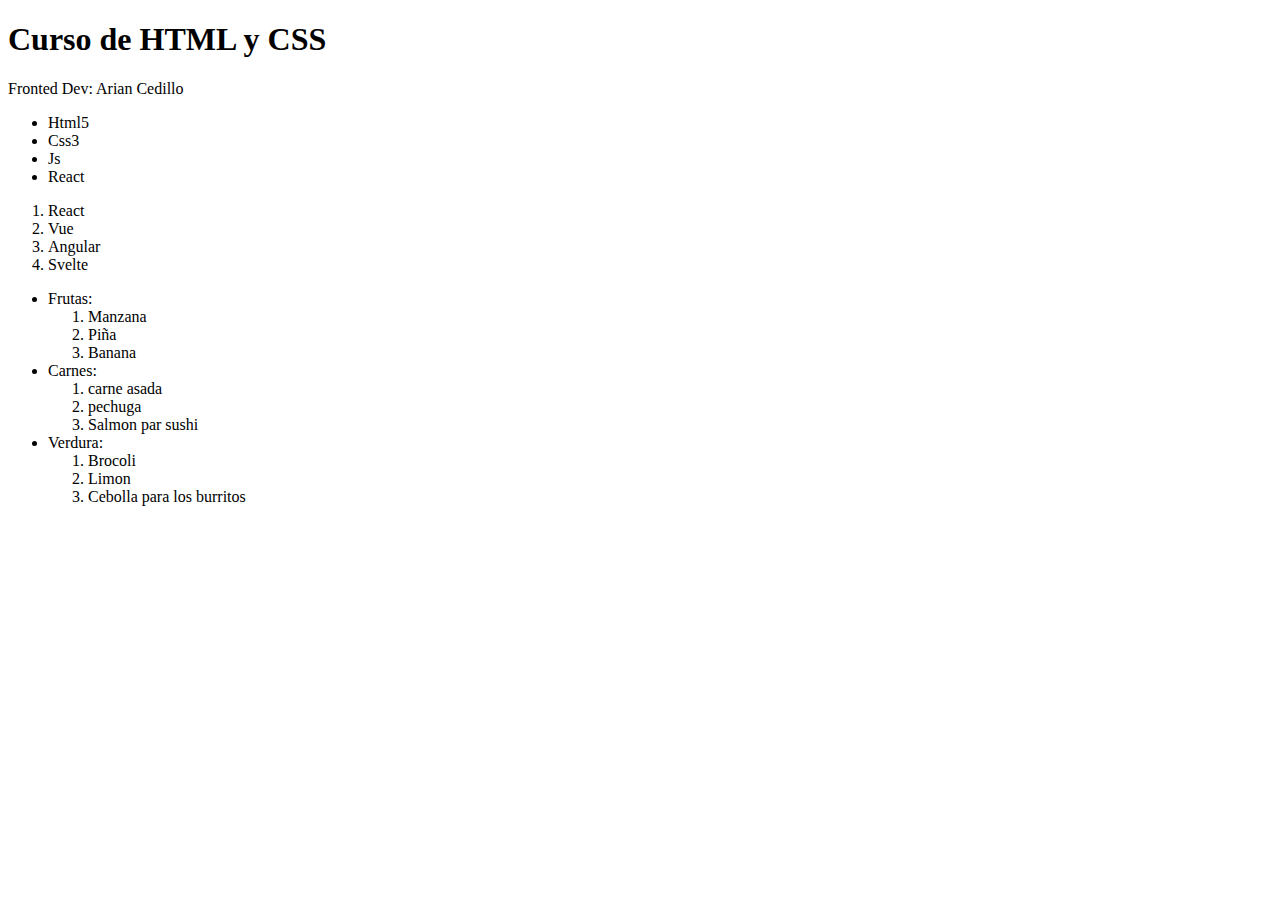
<file: anatomia/index.html>
<!DOCTYPE html>
<html lang="es">
    <head>
        <meta charset="utf-8">
        <meta name="viewport" content="width=device-width, initial-scale=1.0, user-scalable=no">
        <meta name="robots" content="index, follow">
        <title>Curso HTML</title>  

    </head>
    
    <body>
        <header>
            <h1>Curso de HTML y CSS</h1>
            <p>Fronted Dev: Arian Cedillo</p>
        </header>
        <ul>
            <li>Html5</li>
            <li>Css3</li>
            <li>Js</li>
            <li>React</li>
        </ul>
        
        <ol>
            <li>React</li>
            <li>Vue</li>
            <li>Angular</li>
            <li>Svelte</li>
        </ol>

        <ul>
            <li>Frutas:
                <ol>
                    <li>Manzana</li>
                    <li>Piña</li>
                    <li>Banana</li>
                </ol>
            </li>
            <li>Carnes:
                <ol>
                    <li>carne asada</li>
                    <li>pechuga</li>
                    <li>Salmon par sushi</li>
                </ol>
            </li>
            <li>Verdura:
                <ol>
                    <li>Brocoli</li>
                    <li>Limon</li>
                    <li>Cebolla para los burritos</li>
                </ol>
            </li>

        </ul>

    </body>
</html>
</file>
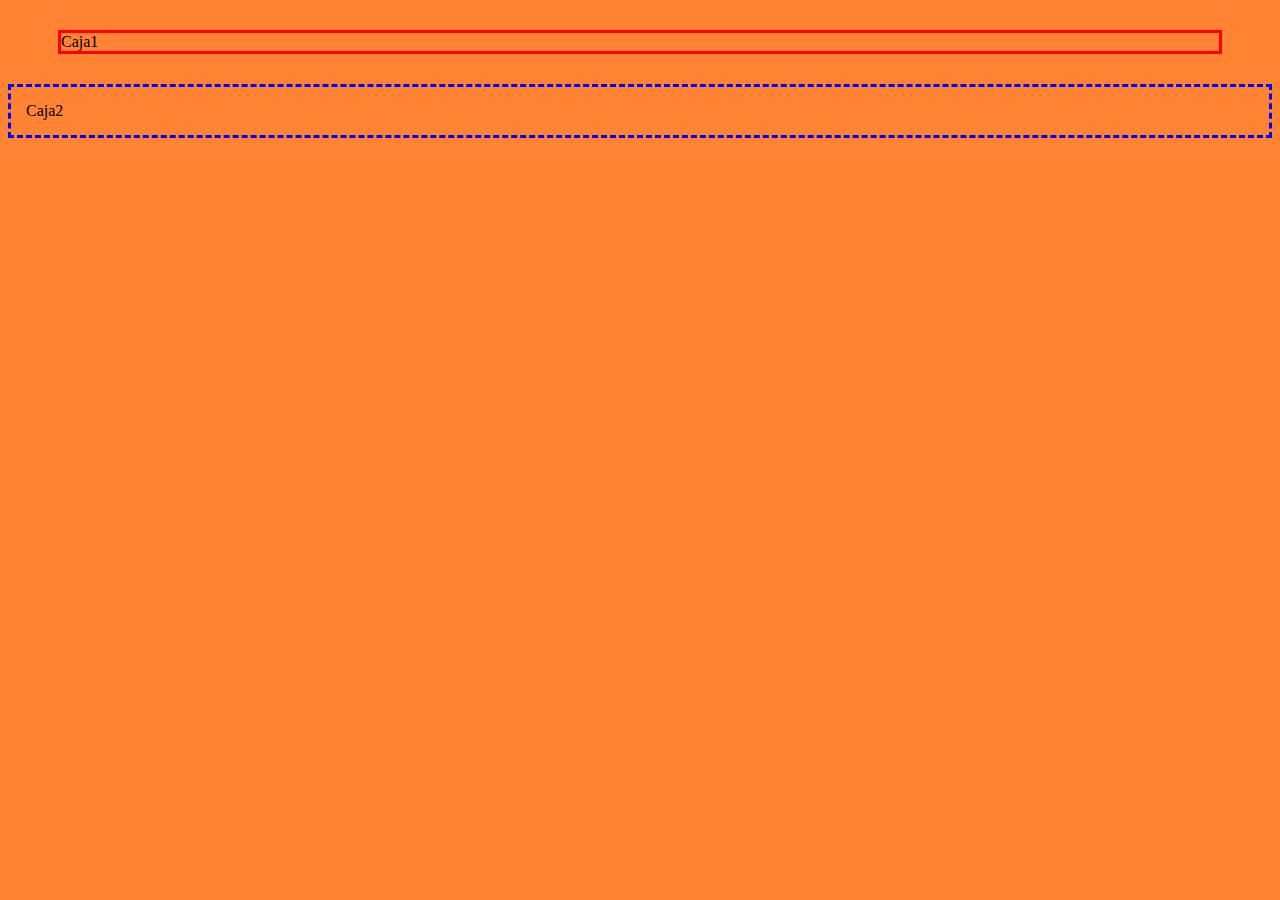
<file: css/index.html>
<!DOCTYPE html>
<html lang="en">
<head>
    <meta charset="UTF-8">
    <meta http-equiv="X-UA-Compatible" content="IE=edge">
    <meta name="viewport" content="width=device-width, initial-scale=1.0">
    <title>Css</title>
    
    <link rel="stylesheet" href="./estilo.css" />
</head>
<body>
    <!-- <h1 style="color:red;">Css inline</h1>
    <p>Css en html</p>
    <span>Css en archivo externo</span> 
    <p class="texto" >Selector de clase</p>
    <p id="parrafo">Selector de id</p>
    <p>Selector de tag o etiqueta</p>
    <p class="combinado">Selector Combinado</p>

    <h1 class="texto">Compartido</h1>
    <p id="parrafo">otro id</p>-->
    <p class="caja">Caja1</p>
    <p class="box">Caja2</p>
</body>
</html>
</file>
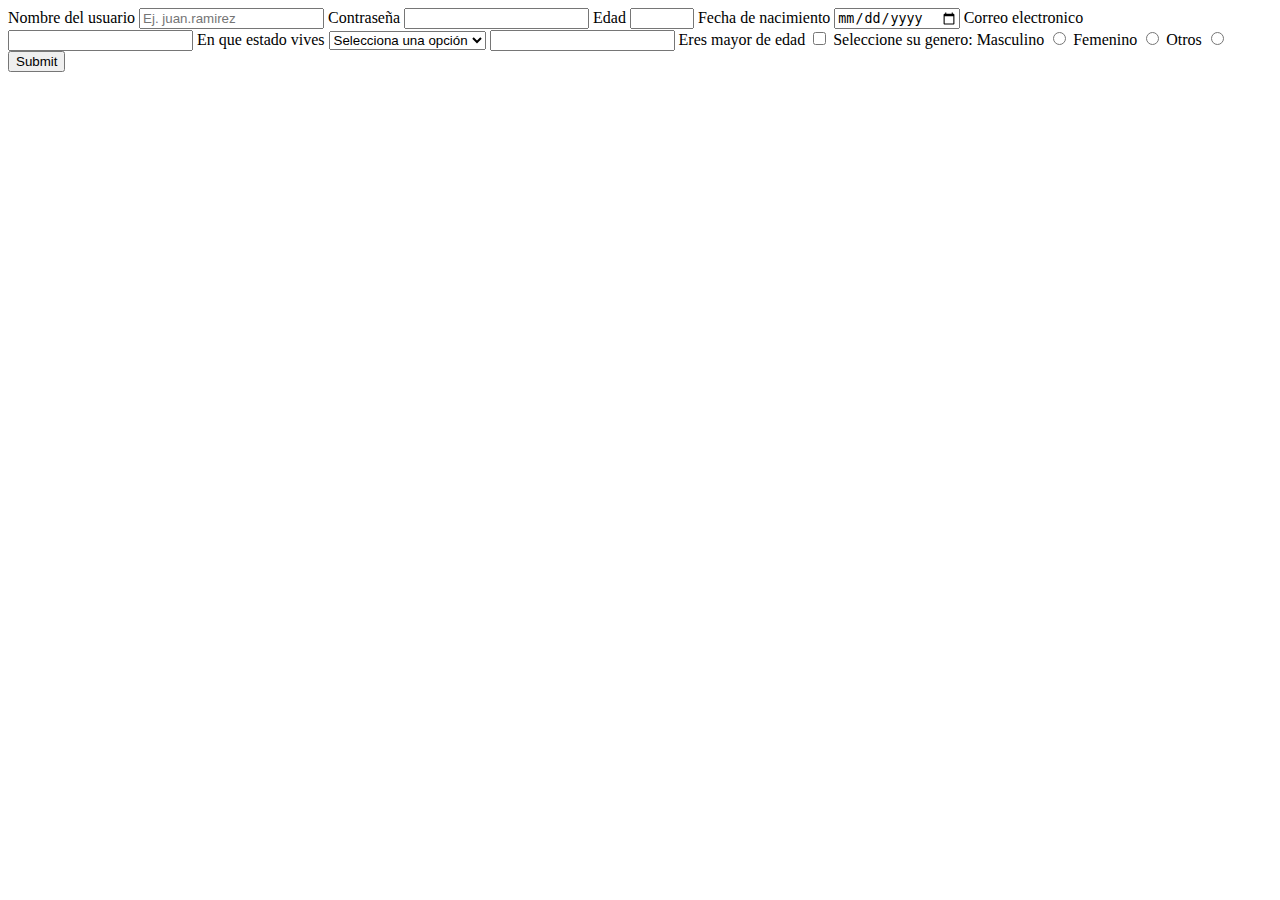
<file: formulario/index.html>
<!DOCTYPE html>
<html lang="en">
<head>
    <meta charset="UTF-8">
    <meta http-equiv="X-UA-Compatible" content="IE=edge">
    <meta name="viewport" content="width=device-width, initial-scale=1.0">
    <title>Formularios</title>
</head>
<body>
    <form>
        <label for="nombre">
            <span>Nombre del usuario</span>
            <input type="text" id="nombre" placeholder="Ej. juan.ramirez" required />
        </label>

        <label for="password">
            <span>Contraseña</span>
            <input type="password" id="password" />
        </label>

        <label for="edad">
            <span>Edad</span>
            <input type="number" id="edad" min="1" max="120"  />
        </label>

        <label for="date">
            <span>Fecha de nacimiento</span>
            <input type="date" id="date" />
        </label>

        <label for="email">
            <span>Correo electronico</span>
            <input type="email" id="email" />
        </label>

        <label for="estado">
            <span>En que estado vives</span>
            <select name="" id="">
                <option value="">Selecciona una opción</option>
                <option value="DIF">Distrito Federal</option>
                <option value="AGS">Aguascalientes</option>
                <option value="BCN">Baja California</option>
                <option value="BCS">Baja California Sur</option>
                <option value="CAM">Campeche</option>
                <option value="CHP">Chiapas</option>
                <option value="CHI">Chihuahua</option>
                <option value="COA">Coahuila</option>
                <option value="COL">Colima</option>
                <option value="DUR">Durango</option>
                <option value="GTO">Guanajuato</option>
                <option value="GRO">Guerrero</option>
                <option value="HGO">Hidalgo</option>
                <option value="JAL">Jalisco</option>
                <option value="MEX">M&eacute;xico</option>
                <option value="MIC">Michoac&aacute;n</option>
                <option value="MOR">Morelos</option>
                <option value="NAY">Nayarit</option>
                <option value="NLE">Nuevo Le&oacute;n</option>
                <option value="OAX">Oaxaca</option>
                <option value="PUE">Puebla</option>
                <option value="QRO">Quer&eacute;taro</option>
                <option value="ROO">Quintana Roo</option>
                <option value="SLP">San Luis Potos&iacute;</option>
                <option value="SIN">Sinaloa</option>
                <option value="SON">Sonora</option>
                <option value="TAB">Tabasco</option>
                <option value="TAM">Tamaulipas</option>
                <option value="TLX">Tlaxcala</option>
                <option value="VER">Veracruz</option>
                <option value="YUC">Yucat&aacute;n</option>
                <option value="ZAC">Zacatecas</option>
            </select>
        </label>

        <input list="estados" />
        <datalist id="estados">
            <option value="DIF">Distrito Federal</option>
            <option value="AGS">Aguascalientes</option>
            <option value="BCN">Baja California</option>
            <option value="BCS">Baja California Sur</option>
            <option value="CAM">Campeche</option>
            <option value="CHP">Chiapas</option>
            <option value="CHI">Chihuahua</option>
            <option value="COA">Coahuila</option>
            <option value="COL">Colima</option>
            <option value="DUR">Durango</option>
            <option value="GTO">Guanajuato</option>
            <option value="GRO">Guerrero</option>
            <option value="HGO">Hidalgo</option>
            <option value="JAL">Jalisco</option>
            <option value="MEX">M&eacute;xico</option>
            <option value="MIC">Michoac&aacute;n</option>
            <option value="MOR">Morelos</option>
            <option value="NAY">Nayarit</option>
            <option value="NLE">Nuevo Le&oacute;n</option>
            <option value="OAX">Oaxaca</option>
            <option value="PUE">Puebla</option>
            <option value="QRO">Quer&eacute;taro</option>
            <option value="ROO">Quintana Roo</option>
            <option value="SLP">San Luis Potos&iacute;</option>
            <option value="SIN">Sinaloa</option>
            <option value="SON">Sonora</option>
            <option value="TAB">Tabasco</option>
            <option value="TAM">Tamaulipas</option>
            <option value="TLX">Tlaxcala</option>
            <option value="VER">Veracruz</option>
            <option value="YUC">Yucat&aacute;n</option>
            <option value="ZAC">Zacatecas</option>
        </datalist>
        
        <label for="mayor">
            <span>Eres mayor de edad</span>
            <input type="checkbox" id="mayor" />
        </label>

        <label for="sexo">
            <span>Seleccione su genero: </span>
            <span>Masculino</span>
            <input type="radio" name="genero" value="male" />
            <span>Femenino</span>
            <input type="radio" name="genero" value="female" />
            <span>Otros</span>
            <input type="radio" name="genero" value="others" />
        </label>

        <input type="submit">
    </form>
</body>
</html>
</file>
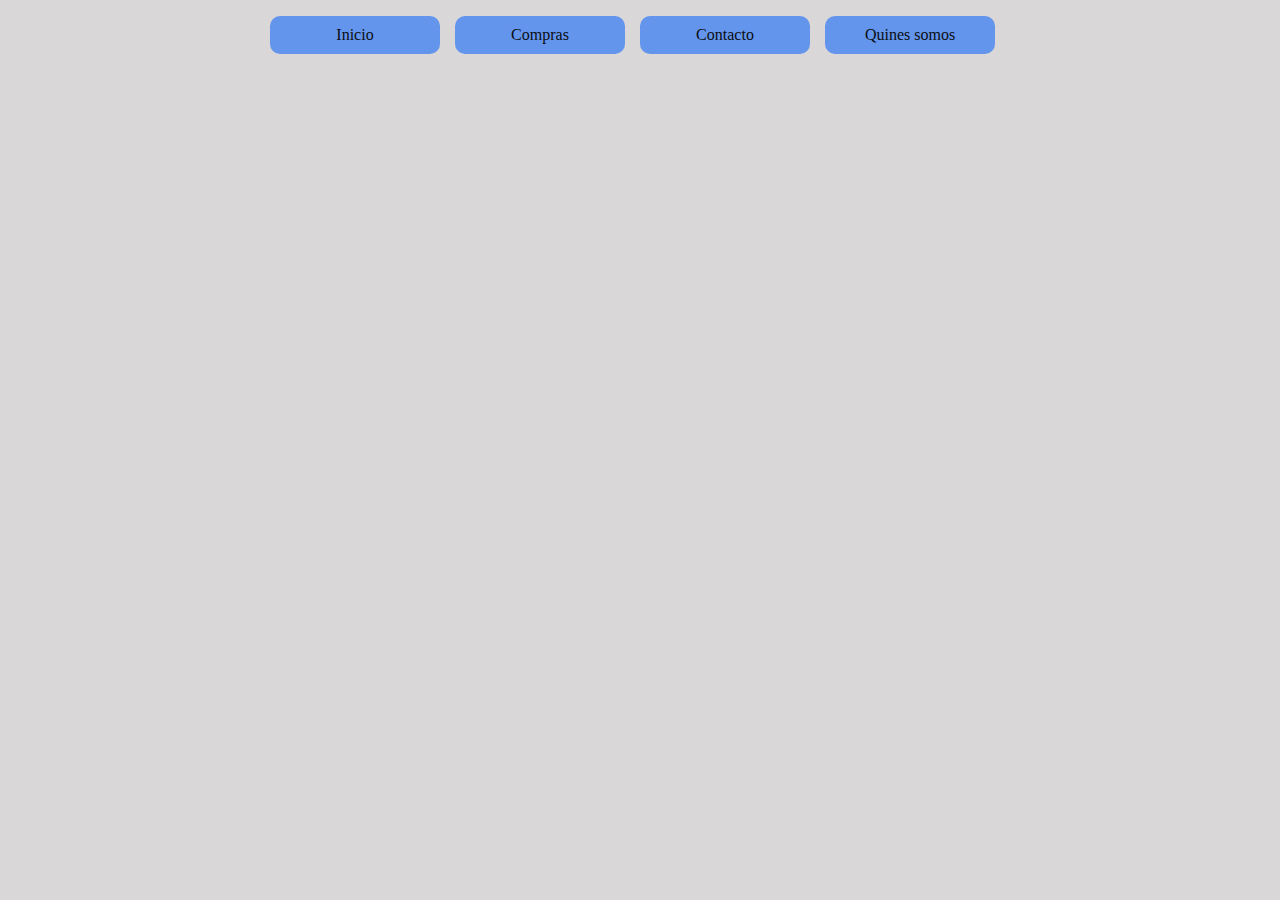
<file: menu/index.html>
<!DOCTYPE html>
<html lang="en">
<head>
    <meta charset="UTF-8">
    <meta http-equiv="X-UA-Compatible" content="IE=edge">
    <meta name="viewport" content="width=device-width, initial-scale=1.0">
    <title>Menu</title>
    <link rel="stylesheet" href="./menu.css">
</head>
<body>
    <header>
        <nav>
            <ul>
                <li>Inicio</li>
                <li>Compras</li>
                <li>Contacto</li>
                <li>Quines somos</li>
            </ul>
        </nav>
    </header>
</body>
</html>
</file>
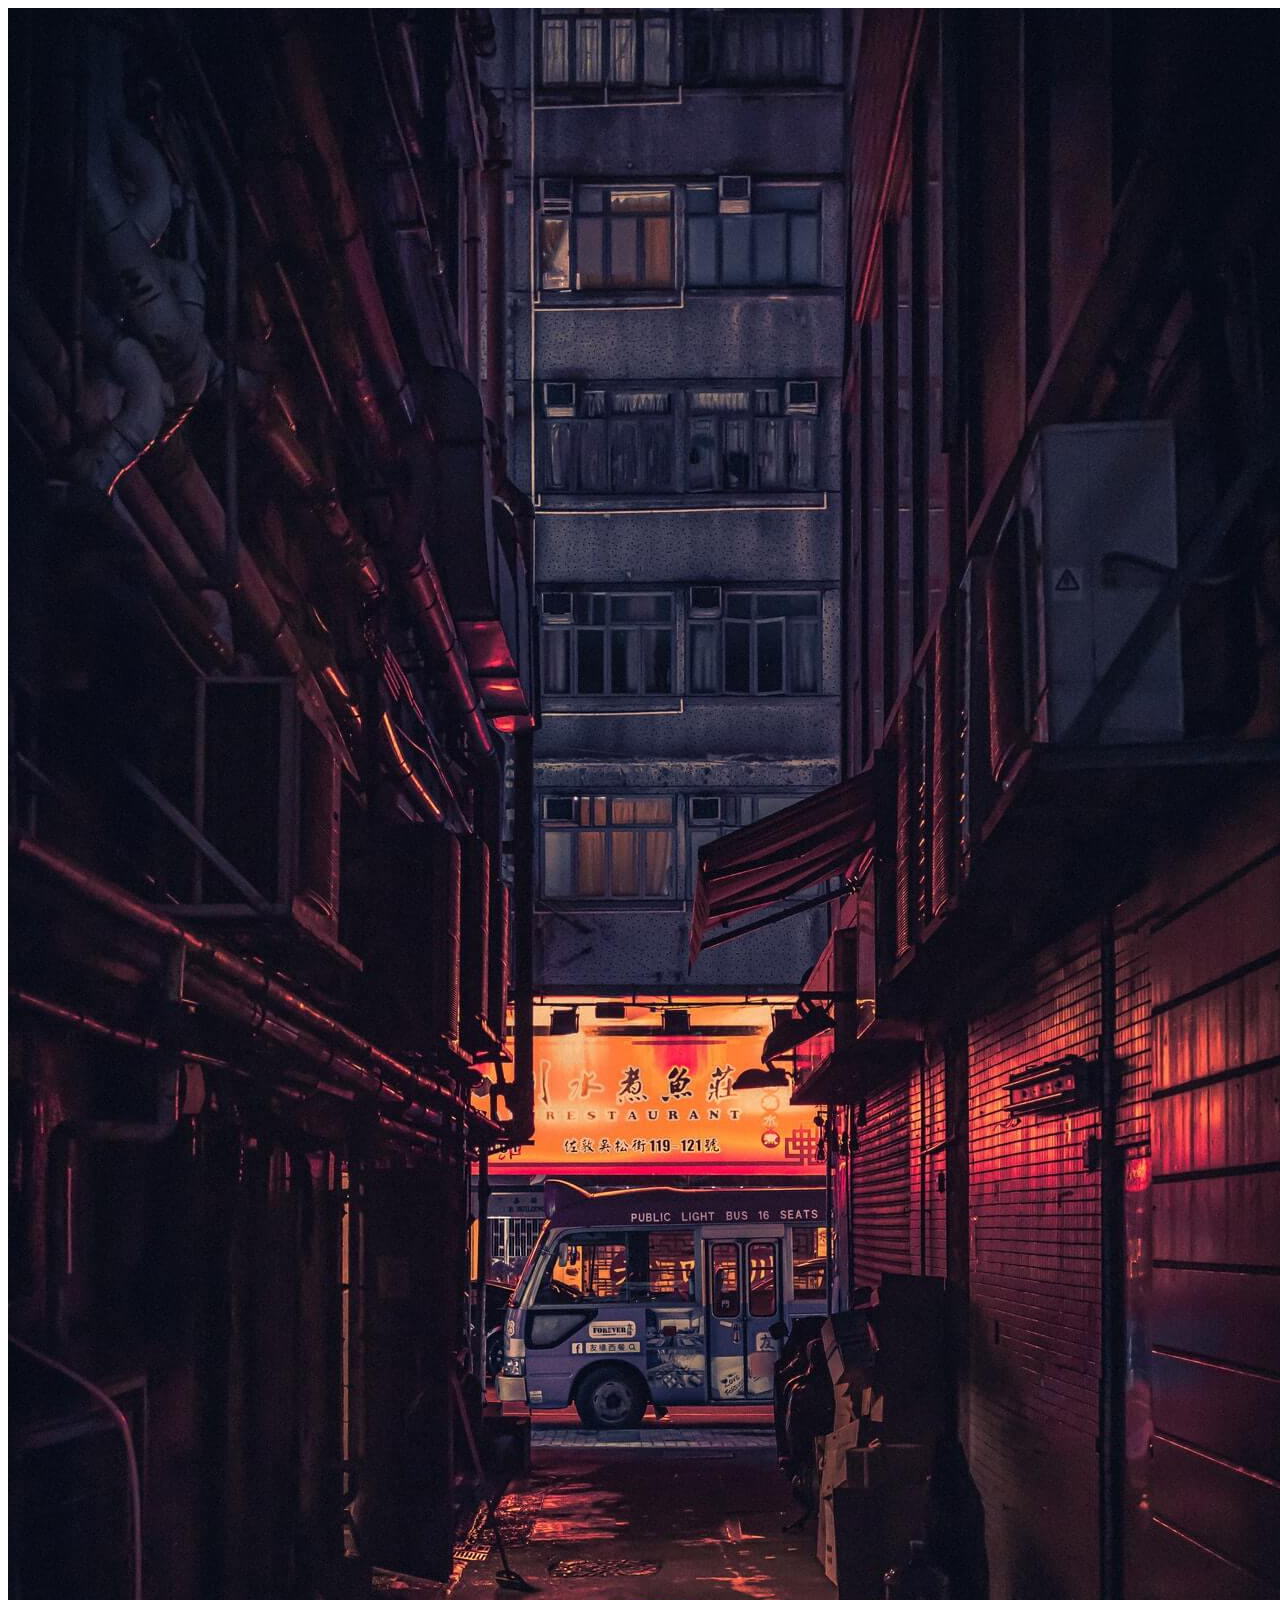
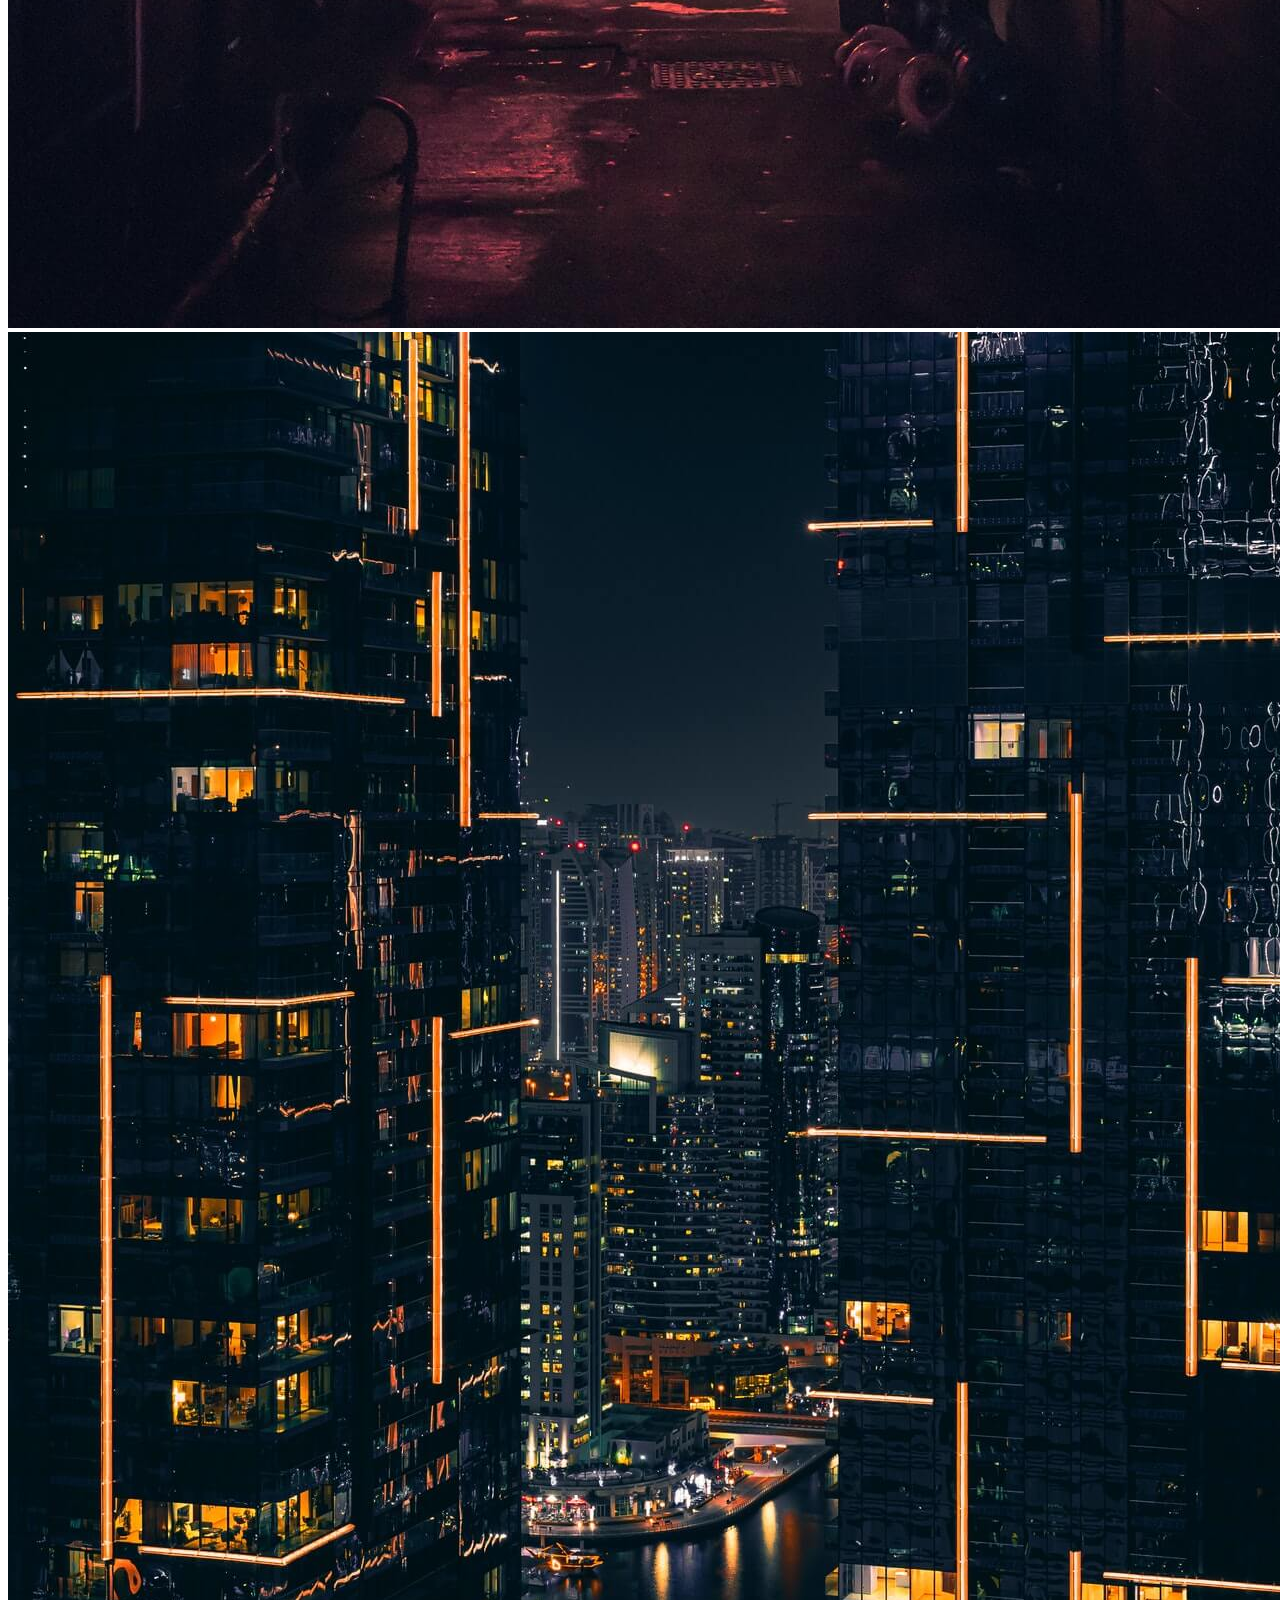
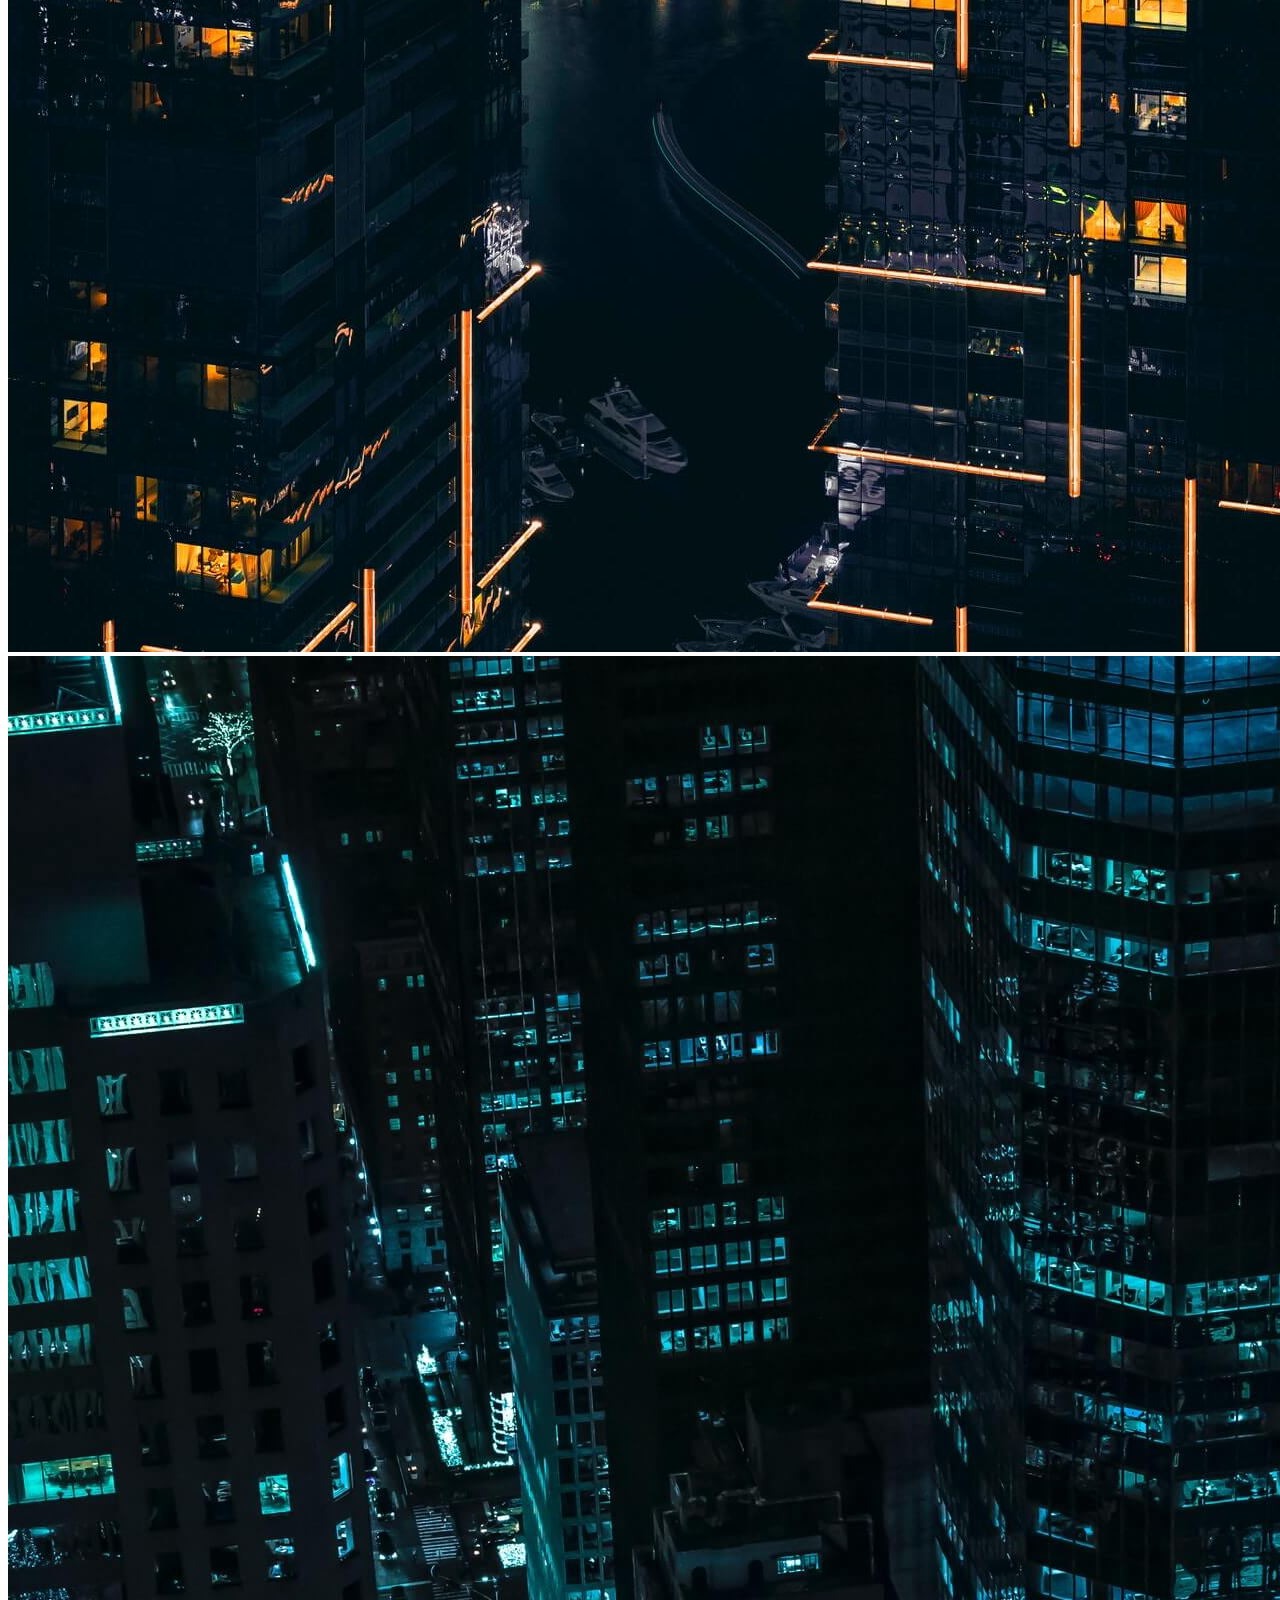
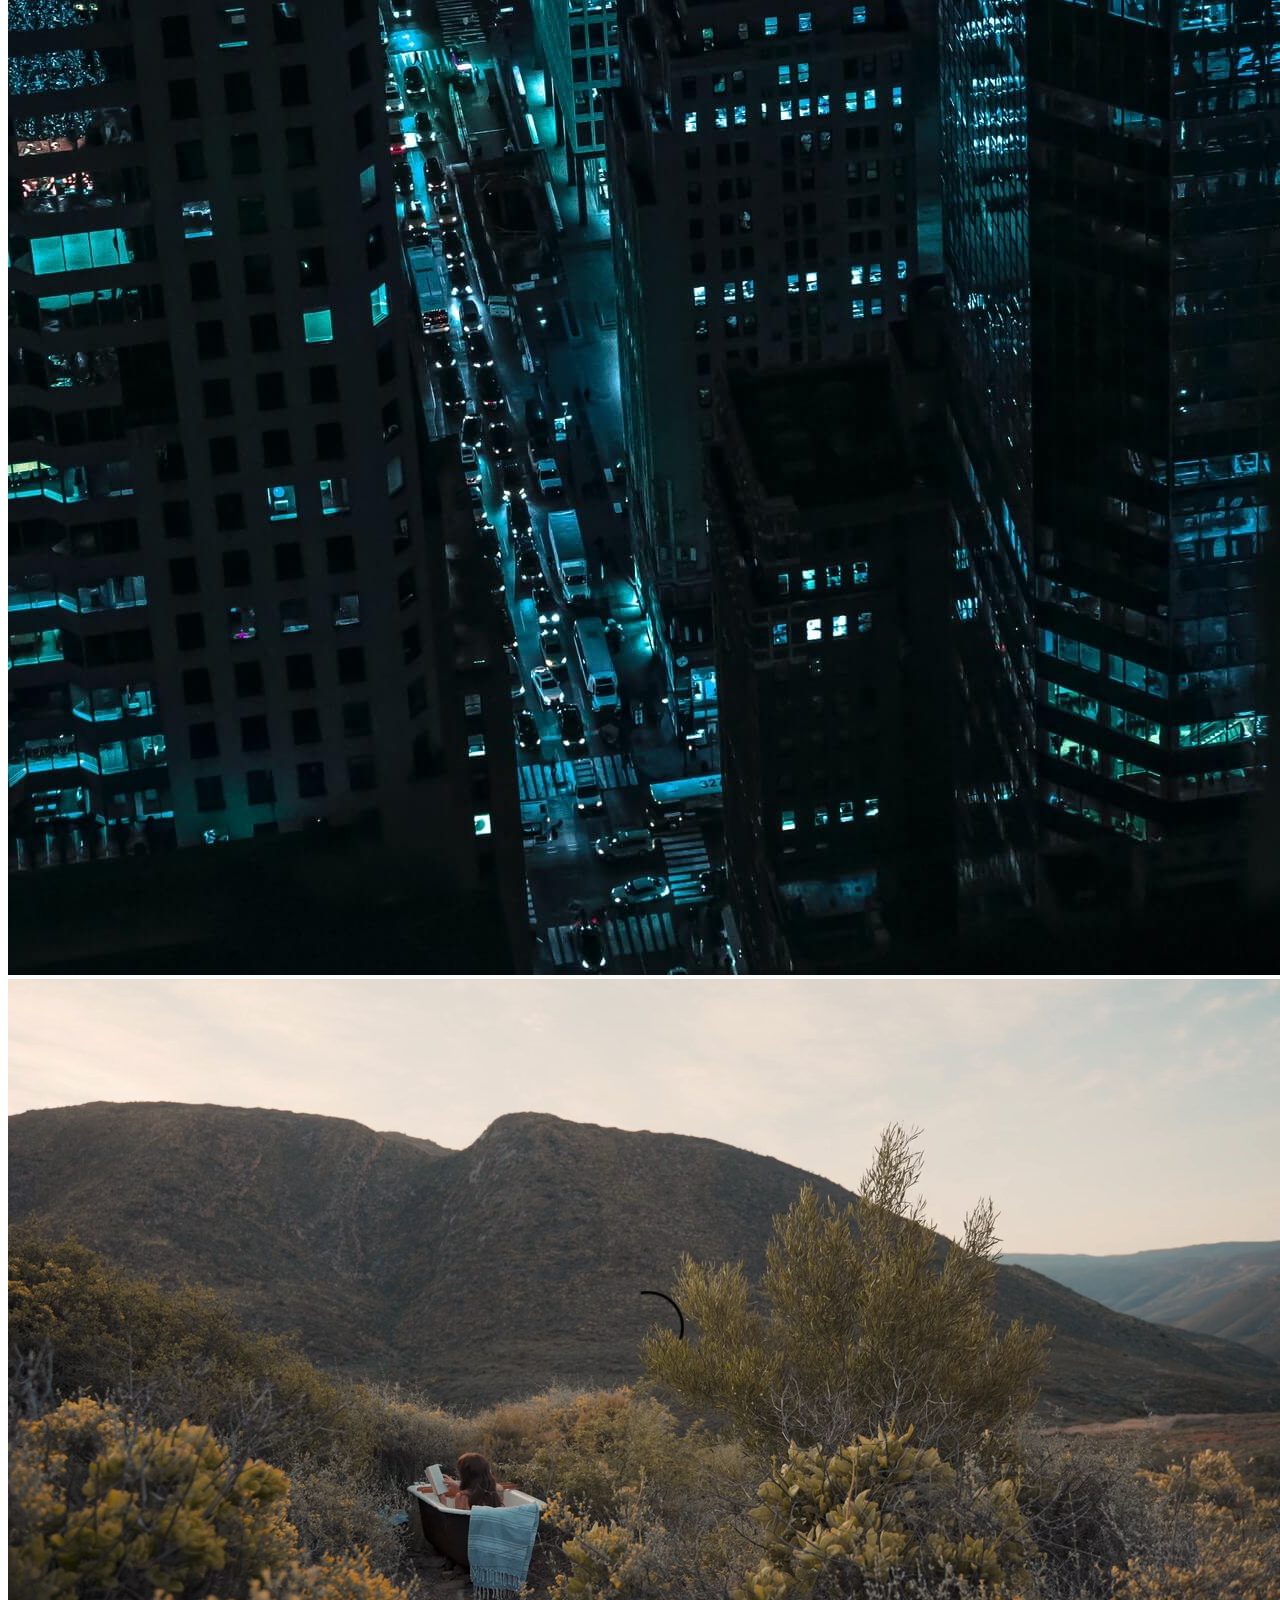
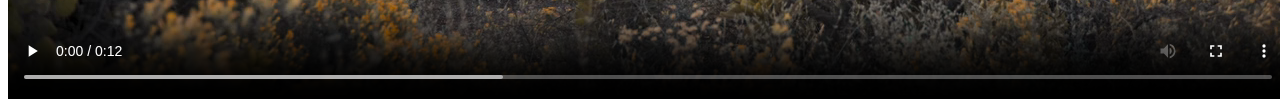
<file: img/imagen.html>
<!DOCTYPE html>
<html lang="es">
<head>
    <meta charset="UTF-8">
    <meta http-equiv="X-UA-Compatible" content="IE=edge">
    <meta name="viewport" content="width=device-width, initial-scale=1.0 user-scalable=no">
    <title>Imagenes en HTML</title>
</head>
<body>

    <img src="./imagen1.jpg" alt="calle china rara"/>
    <img src="./imagen2.jpg" alt="calle dos" />
    <img src="./imagen3.jpg" alt="calle de noche azul" />
    <video src="./video.mp4#t=5,10" controls></video>
</body>
</html>
</file>
<file: css/estilo.css>
body{
    background: #FF8333 ;
}
span{
    color: rgb(255, 255, 0);
}

/* p{
    color:green;
} */

.texto{
    font-size: 30px;
    color: red;
}

#parrafo{
    font-size: 50px;
    color: blue;
}
/* p.combinado{
    font-size: 60px;
} */

p.caja{
    border: 3px solid red;
    /*margin: 30px 50px 10px 50px;*/
    margin: 30px 50px;
}
p.box{
    border: 3px dashed blue;
    margin: 0;
    padding: 15px;
}
</file>
<file: menu/menu.css>
body{
    background: rgba(216, 214, 214, 0.979) ;
}

ul{
    padding: 0px;
    list-style: none;
    display: flex;
    justify-content: center;
}

li{
    /*width: 23%;
    display: inline-block;*/
    width: 150px;
    /*border: 1px solid red;*/
    text-align: center;
    margin: 0 15px 0 0;
    padding: 10px;
    background: cornflowerblue;
    color: rgb(10 13 16);
    border-radius: 10px;
    cursor: pointer;

}

li:hover{
    background: goldenrod;
}
</file>
